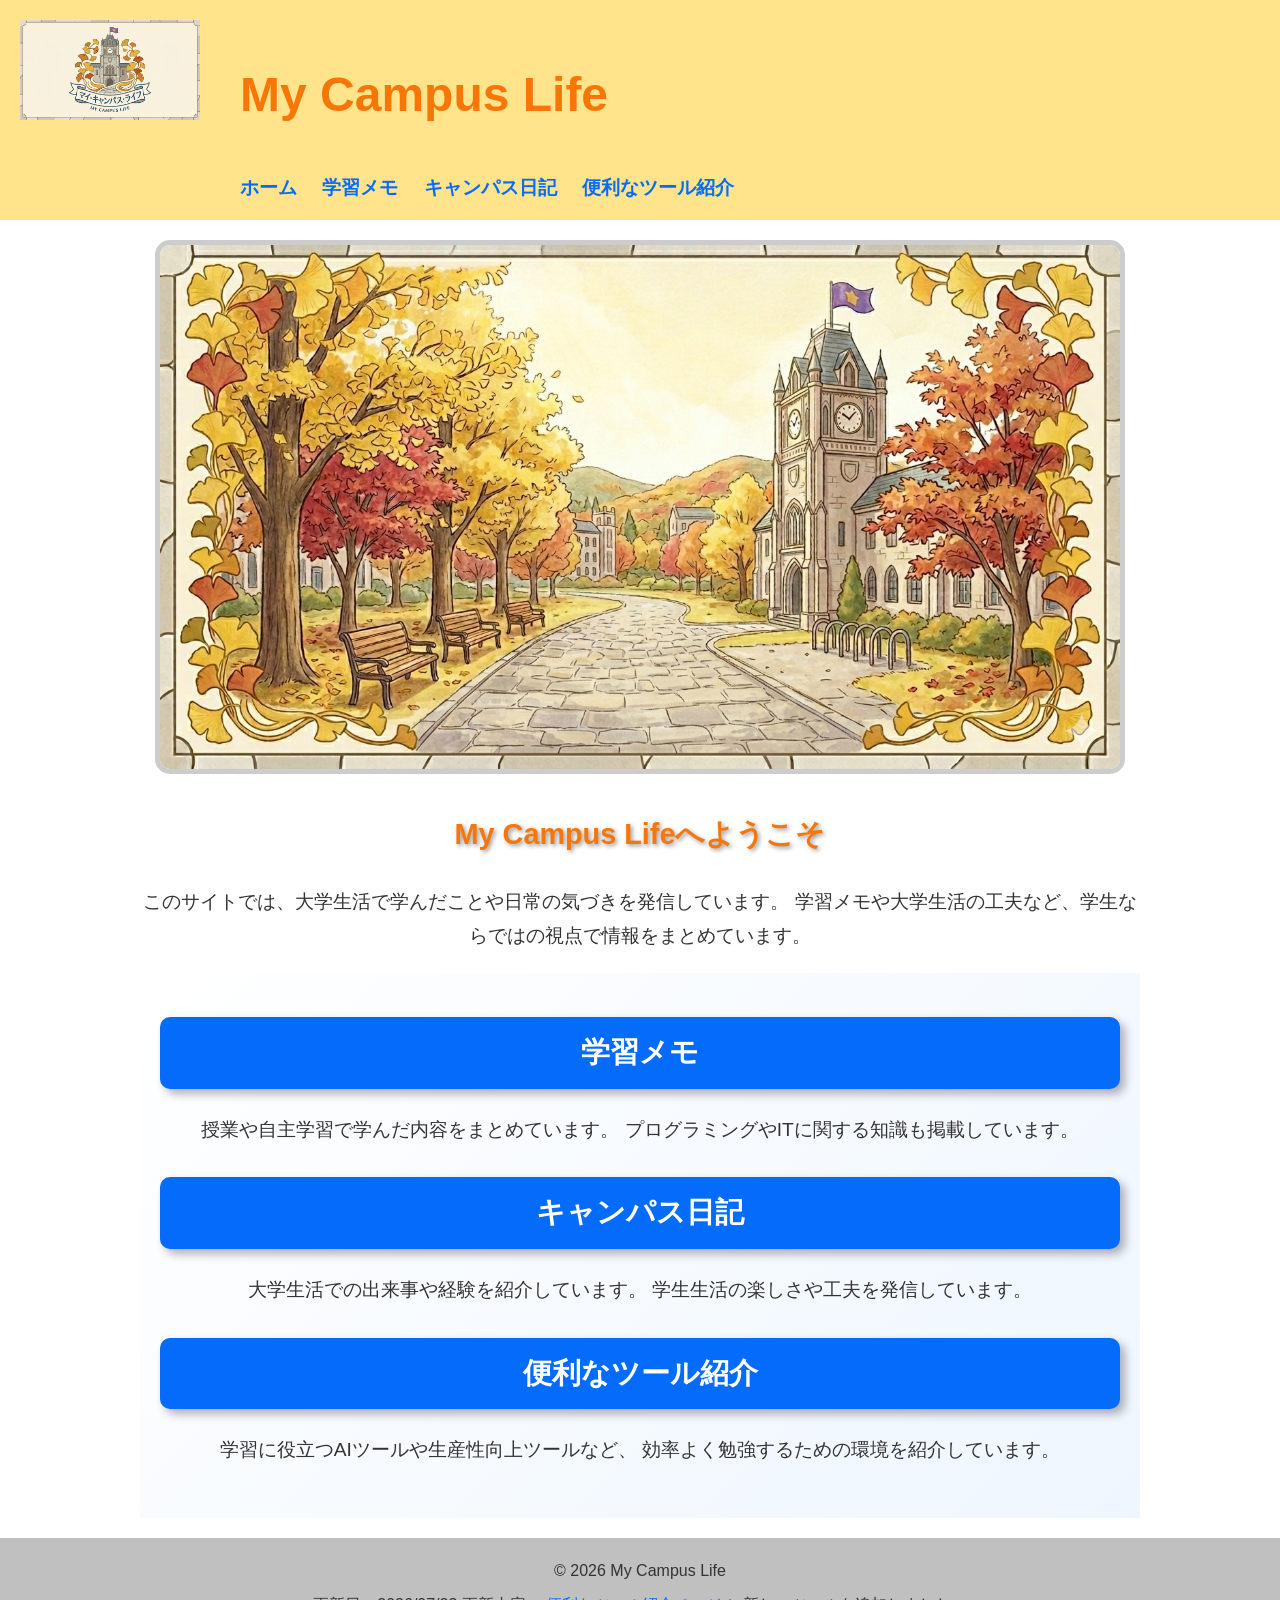
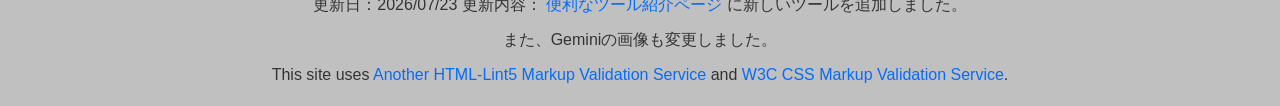
<file: index.html>
<!DOCTYPE html>
<html lang="ja">

<head>
    <meta charset="UTF-8">
    <title>My Campus Life：トップページ</title>
    <link rel="stylesheet" href="css/mystyle.css">
</head>

<body>

    <header>
        <img src="image/logo.png" alt="サイトロゴ" width="300" height="100" class="logo" id="top">

        <h1>My Campus Life</h1>

        <nav>
            <ul>
                <li><a href="index.html">ホーム</a></li>
                <li><a href="contents1.html">学習メモ</a></li>
                <li><a href="contents2.html">キャンパス日記</a></li>
                <li><a href="contents3.html">便利なツール紹介</a></li>
            </ul>
        </nav>
    </header>

    <article>

        <img src="image/main.jpg" alt="キャンパス風景" width="800" height="600" class="mainimg">

        <h1>My Campus Lifeへようこそ</h1>

        <p>
            このサイトでは、大学生活で学んだことや日常の気づきを発信しています。
            学習メモや大学生活の工夫など、学生ならではの視点で情報をまとめています。
        </p>

        <div class="content">

            <section>
                <h2 class="subhead">学習メモ</h2>
                <p>
                    授業や自主学習で学んだ内容をまとめています。
                    プログラミングやITに関する知識も掲載しています。
                </p>
            </section>

            <section>
                <h2 class="subhead">キャンパス日記</h2>
                <p>
                    大学生活での出来事や経験を紹介しています。
                    学生生活の楽しさや工夫を発信しています。
                </p>
            </section>

            <section>
                <h2 class="subhead">便利なツール紹介</h2>
                <p>
                    学習に役立つAIツールや生産性向上ツールなど、
                    効率よく勉強するための環境を紹介しています。
                </p>
            </section>

        </div>

    </article>

    <footer>
        <small>&copy; 2026 My Campus Life</small>
        <br><small>更新日：2026/07/23
            更新内容：
            <a href="contents3.html">便利なツール紹介ページ</a>
            に新しいツールを追加しました。<br>また、Geminiの画像も変更しました。
        </small>
        <br><small>This site uses <a href="http://www.htmllint.net/html-lint/htmllint.html#" target="_blank">Another
                HTML-Lint5 Markup Validation Service</a>
            and <a href="http://jigsaw.w3.org/css-validator/#validate_by_upload" target="_blank"> W3C CSS Markup
                Validation Service</a>.</small>
    </footer>

</body>

</html>
</file>
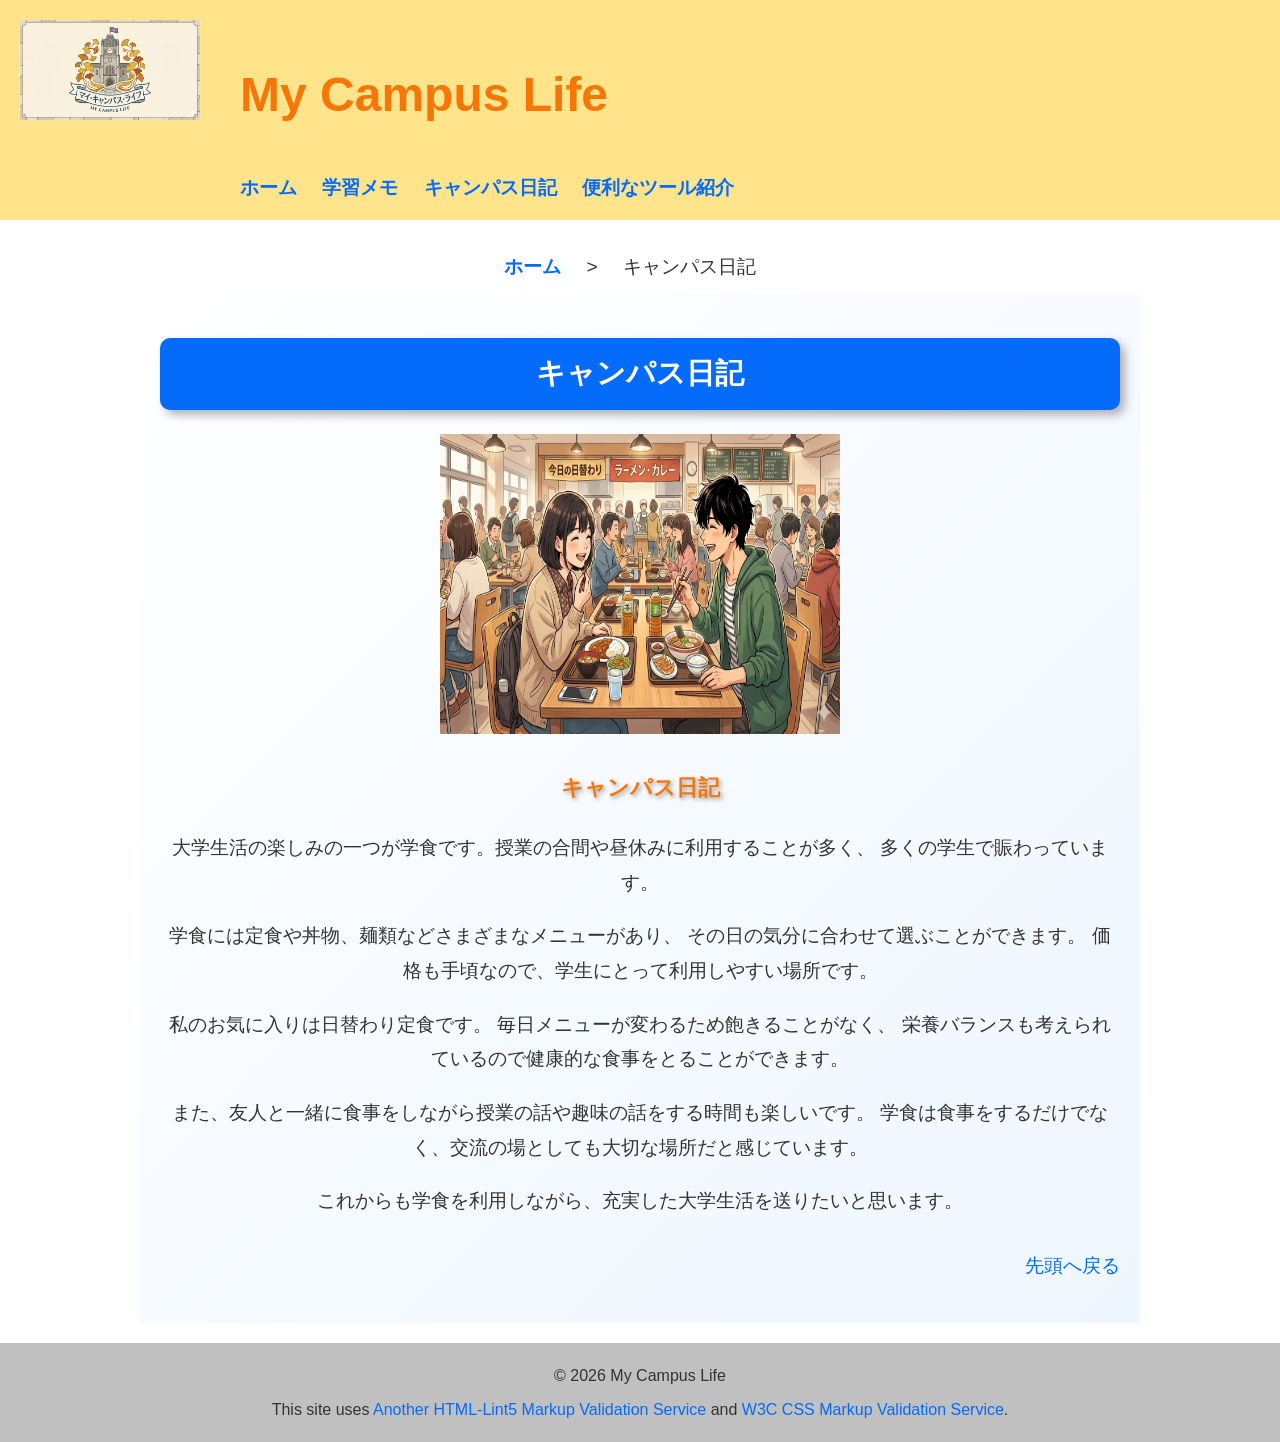
<file: contents2.html>
<!DOCTYPE html>
<html lang="ja">

<head>
    <meta charset="UTF-8">
    <title>My Campus Life：キャンパス日記</title>
    <link rel="stylesheet" href="css/mystyle.css">
</head>

<body>

    <header>
        <img src="image/logo.png" alt="サイトロゴ" width="300" height="100" class="logo" id="top">
        <h1>My Campus Life</h1>
        <nav>
            <ul>
                <li><a href="index.html">ホーム</a></li>
                <li><a href="contents1.html">学習メモ</a></li>
                <li><a href="contents2.html">キャンパス日記</a></li>
                <li><a href="contents3.html">便利なツール紹介</a></li>
            </ul>
        </nav>
    </header>

    <article>
        <nav class="breadcrumb">
            <li><a href="index.html">ホーム</a></li>
            <li>&gt;</li> 
            <li>キャンパス日記</li>
        </nav>

        

        <div class="content">
            <section>
                <h2 class="subhead">キャンパス日記</h2>
                <img src="image/gakushoku.png" alt="学食風景" width="400" height="300" class="img">
                <h1>キャンパス日記</h1>
                <p>
                    大学生活の楽しみの一つが学食です。授業の合間や昼休みに利用することが多く、
                    多くの学生で賑わっています。
                </p>
                <p>
                    学食には定食や丼物、麺類などさまざまなメニューがあり、
                    その日の気分に合わせて選ぶことができます。
                    価格も手頃なので、学生にとって利用しやすい場所です。
                </p>
                <p>
                    私のお気に入りは日替わり定食です。
                    毎日メニューが変わるため飽きることがなく、
                    栄養バランスも考えられているので健康的な食事をとることができます。
                </p>
                <p>
                    また、友人と一緒に食事をしながら授業の話や趣味の話をする時間も楽しいです。
                    学食は食事をするだけでなく、交流の場としても大切な場所だと感じています。
                </p>
                <p>
                    これからも学食を利用しながら、充実した大学生活を送りたいと思います。
                </p>
                <div style="clear: both;"></div>
            </section>
            <p style="text-align: right;">
                <a href="#top">先頭へ戻る</a>
            </p>
        </div>
    </article>

    <footer>
        <small>&copy; 2026 My Campus Life</small>
        <br><small>This site uses <a href="http://www.htmllint.net/html-lint/htmllint.html#" target="_blank">Another HTML-Lint5 Markup Validation Service</a>
            and <a href="http://jigsaw.w3.org/css-validator/#validate_by_upload" target="_blank"> W3C CSS Markup Validation Service</a>.</small>
    </footer>

</body>

</html>
</file>
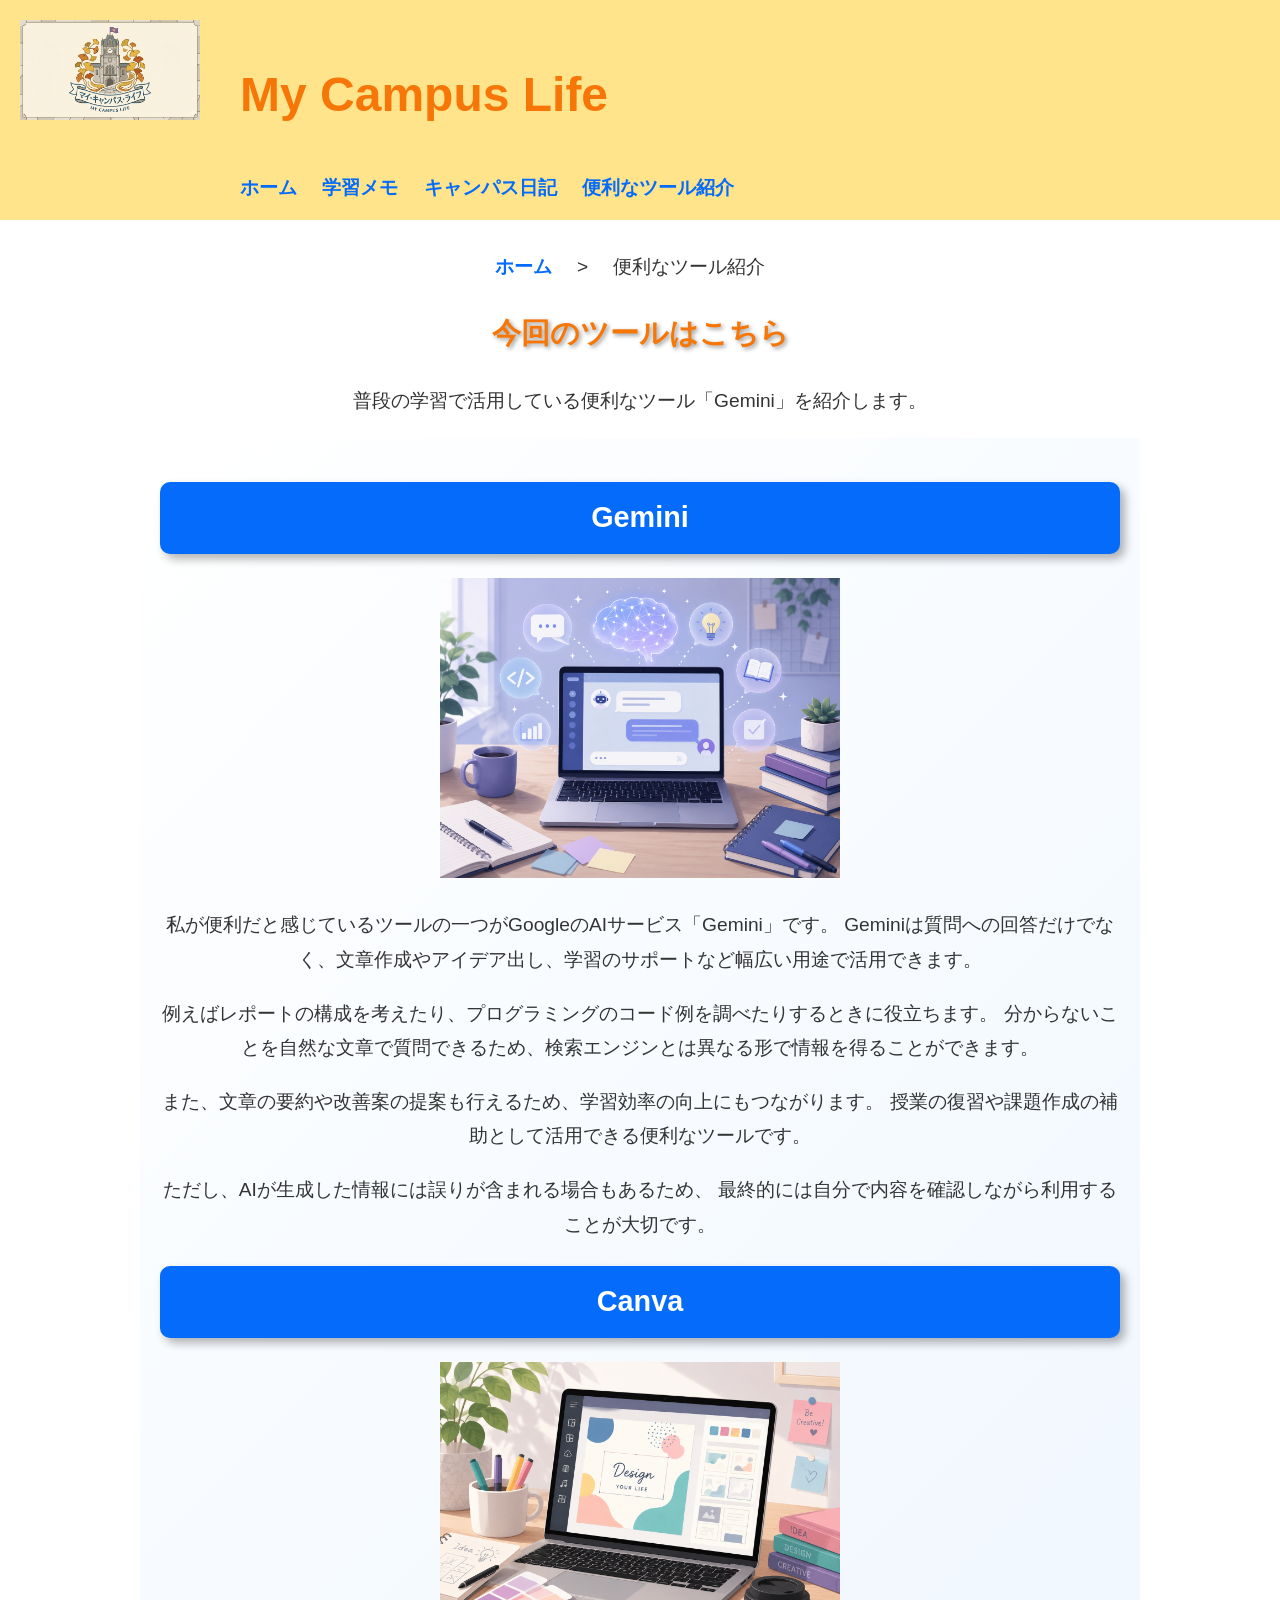
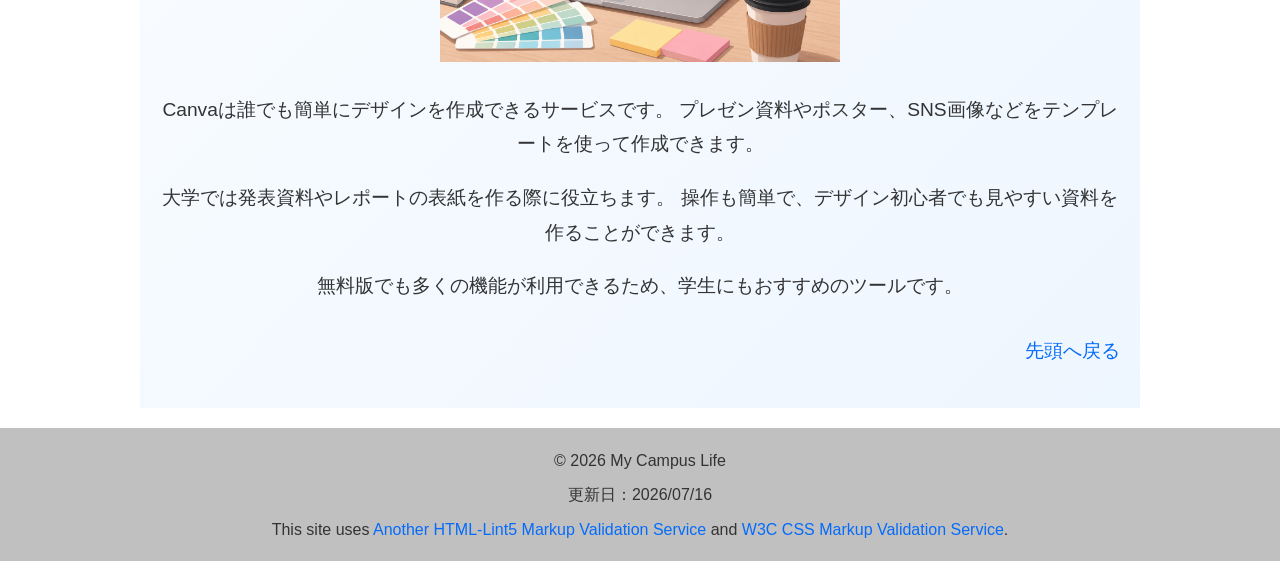
<file: contents3.html>
<!DOCTYPE html>
<html lang="ja">

<head>
    <meta charset="UTF-8">
    <title>My Campus Life：ツール紹介</title>
    <link rel="stylesheet" href="css/mystyle.css">
</head>

<body>

    <header>
        <img src="image/logo.png" alt="サイトロゴ" width="300" height="100" class="logo" id="top">
        <h1>My Campus Life</h1>
        <nav>
            <ul>
                <li><a href="index.html">ホーム</a></li>
                <li><a href="contents1.html">学習メモ</a></li>
                <li><a href="contents2.html">キャンパス日記</a></li>
                <li><a href="contents3.html">便利なツール紹介</a></li>
            </ul>
        </nav>
    </header>

    <article>
        <nav class="breadcrumb">
            <li><a href="index.html">ホーム</a></li>
            <li>&gt;</li>
            <li>便利なツール紹介</li>
        </nav>

        <h1>今回のツールはこちら</h1>

        <p>
            普段の学習で活用している便利なツール「Gemini」を紹介します。
        </p>

        <div class="content">
            <section id="tool1">
                <h2 class="subhead">Gemini</h2>
                <img src="image/Gemini.png" alt="イラスト" width="400" height="300" class="img">
                <p>
                    私が便利だと感じているツールの一つがGoogleのAIサービス「Gemini」です。
                    Geminiは質問への回答だけでなく、文章作成やアイデア出し、学習のサポートなど幅広い用途で活用できます。
                </p>

                <p>
                    例えばレポートの構成を考えたり、プログラミングのコード例を調べたりするときに役立ちます。
                    分からないことを自然な文章で質問できるため、検索エンジンとは異なる形で情報を得ることができます。
                </p>

                <p>
                    また、文章の要約や改善案の提案も行えるため、学習効率の向上にもつながります。
                    授業の復習や課題作成の補助として活用できる便利なツールです。
                </p>

                <p>
                    ただし、AIが生成した情報には誤りが含まれる場合もあるため、
                    最終的には自分で内容を確認しながら利用することが大切です。
                </p>
                <h2 class="subhead">Canva</h2>
                <img src="image/canva.png" alt="Canva" width="400" height="300" class="img">

                <p>
                    Canvaは誰でも簡単にデザインを作成できるサービスです。
                    プレゼン資料やポスター、SNS画像などをテンプレートを使って作成できます。
                </p>

                <p>
                    大学では発表資料やレポートの表紙を作る際に役立ちます。
                    操作も簡単で、デザイン初心者でも見やすい資料を作ることができます。
                </p>

                <p>
                    無料版でも多くの機能が利用できるため、学生にもおすすめのツールです。
                </p>
                <div style="clear: both;"></div>
            </section>
            <p style="text-align: right;">
                <a href="#top">先頭へ戻る</a>
            </p>
        </div>
    </article>

    <footer>
        <small>&copy; 2026 My Campus Life</small>
        <br><small>更新日：2026/07/16</small>
        <br><small>This site uses <a href="http://www.htmllint.net/html-lint/htmllint.html#" target="_blank">Another
                HTML-Lint5 Markup Validation Service</a>
            and <a href="http://jigsaw.w3.org/css-validator/#validate_by_upload" target="_blank"> W3C CSS Markup
                Validation Service</a>.</small>
    </footer>

</body>

</html>
</file>
<file: css/mystyle.css>
@charset "utf-8";

body {
    background-color: #ffffff;
    color: #333333;
    font-family: "メイリオ", sans-serif;
    font-size: 120%;
    margin: 0;
    line-height: 1.8;
}

header {
    background-color: #ffe48b;
    padding: 20px;
    height: 180px;
}

.logo {
    float: left;
    width: 180px;
}

header h1 {
    color: #f67708;
    font-size: 250%;
    font-weight: bold;
    margin-left: 220px;
}

nav ul {
    list-style: none;
    margin-left: 220px;
    padding: 0;
}

nav li {
    display: inline-block;
    margin-right: 20px;
}

nav a {
    text-decoration: none;
    color: #333333;
    font-weight: bold;
}

article {
    max-width: 1000px;
    margin: auto;
    text-align: center;
    padding: 20px;
}

.mainimg {
    width: 100%;
    max-width: 960px;
    height: auto;
    border: 5px solid #cccccc;
    border-radius: 15px;
}

article h1 {
    color: #f67708;
    text-shadow: 2px 2px 4px #999999;
}

.subhead {
    background-color: #056bfa;
    color: white;
    padding: 10px;
    border-radius: 10px;
}

.content section {
    margin-bottom: 30px;
}

footer {
    clear: both;
    background-color: #c0c0c0;
    text-align: center;
    padding: 15px;
}

@media screen and (max-width: 768px) {

    header {
        height: auto;
        text-align: center;
    }

    .logo {
        float: none;
        display: block;
        margin: auto;
    }

    header h1,
    nav ul {
        margin-left: 0;
    }

    nav li {
        display: block;
        margin: 10px 0;
    }

    body {
        font-size: 100%;
    }
}
.subhead {
    background-color: #056bfa;
    color: white;
    padding: 10px;
    border-radius: 10px;
    box-shadow: 5px 5px 10px rgba(0,0,0,0.3);
}
.content {
    padding: 20px;
    background: linear-gradient(135deg, #ffffff, #eef6ff);
}
.content ul {
    list-style-image: url('../image/marker.png');
    margin-left: 40px;
}
.breadcrumb {
    margin: 10px 0;
}
.breadcrumb li {
    display: inline;
}

/* リンクの状態別スタイル（text-decorationプロパティの使用） */
a:link {
    color: #056bfa;
    text-decoration: none;
}

a:visited {
    color: #8a4baf;
    text-decoration: none;
}

a:hover {
    color: #f67708;
    text-decoration: underline;
}

a:active {
    color: #ff0000;
    text-decoration: underline;
}

/* 目次 */
.toc {
    background-color: #eef6ff;
    border: 1px solid #056bfa;
    border-radius: 10px;
    padding: 15px 30px;
    text-align: left;
    margin: 20px 0;
}

.toc h2 {
    color: #056bfa;
    margin-top: 0;
}

.toc ul {
    margin: 0;
    padding-left: 20px;
}
</file>
